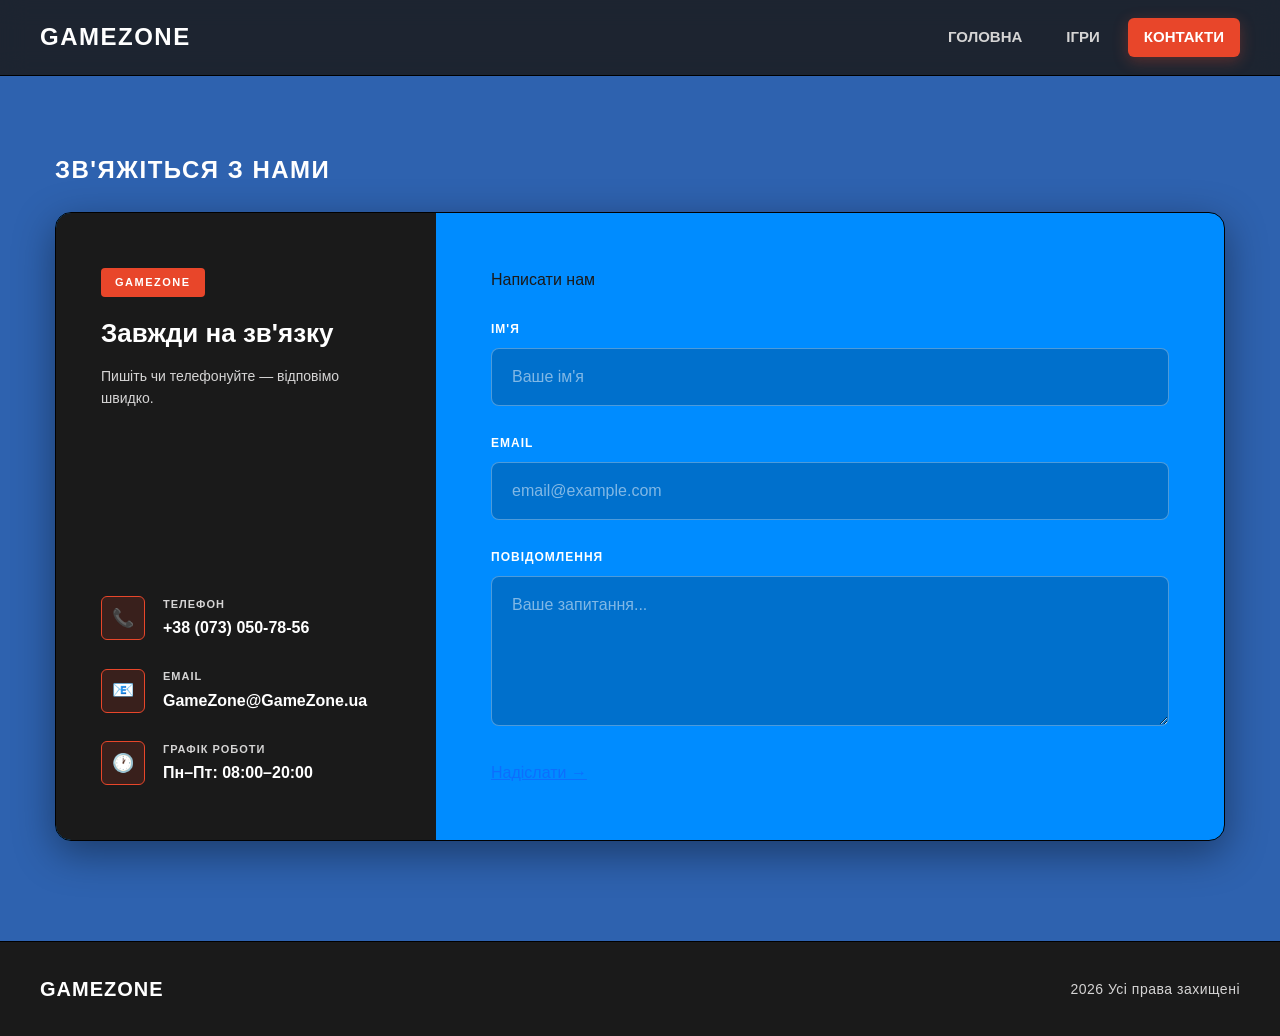
<file: contac.html>
<!DOCTYPE html>
<html lang="en">
<head>
    <meta charset="UTF-8">
    <meta name="viewport" content="width=device-width, initial-scale=1.0">
    <title>Document</title>
    <link href="https://cdn.jsdelivr.net/npm/bootstrap@5.3.2/dist/css/bootstrap.min.css" rel="stylesheet" />

  <!-- Animate.css -->
  <link rel="stylesheet" href="https://cdnjs.cloudflare.com/ajax/libs/animate.css/4.1.1/animate.min.css" />

  <!-- Наш стиль -->
  <link rel="stylesheet" href="style.css" />
</head>
<body>
  <nav class="navbar">
    <a href="index.html" class="logo">GameZone</a>

    <div class="nav-links">
     <a href="index.html">Головна</a>
     <a href="kard.html">Ігри</a>
     <a href="contac.html" class="active">Контакти</a>
    </div>
  </nav>
  <main>
    <div class="contact-page">

      <h2 class="section-title" style="margin-bottom: 28px;">Зв'яжіться з нами</h2>

      <div class="contact-split animate__animated animate__fadeIn">

        <div class="contact-side">
          <div>
            <div class="contact-side-badge">GameZone</div>
            <h3>Завжди на зв'язку</h3>
            <p class="contact-side-text">Пишіть чи телефонуйте — відповімо швидко.</p>
          </div>

          <ul class="contact-list">
            <li>
              <span class="contact-list-icon">📞</span>
              <div>
                <div class="contact-list-label">Телефон</div>
                <div class="contact-list-value">+38 (073) 050-78-56</div>
              </div>
            </li>
            <li>
              <span class="contact-list-icon">📧</span>
              <div>
                <div class="contact-list-label">Email</div>
                <div class="contact-list-value">GameZone@GameZone.ua</div>
              </div>
            </li>
            <li>
              <span class="contact-list-icon">🕐</span>
              <div>
                <div class="contact-list-label">Графік роботи</div>
                <div class="contact-list-value">Пн–Пт: 08:00–20:00</div>
              </div>
            </li>
          </ul>
        </div>

        <div class="contact-form-side">
          <div class="form-title">Написати нам</div>
          <div class="form-group">
            <label for="name">Ім'я</label>
            <input type="text" id="name" placeholder="Ваше ім'я" />
          </div>
          <div class="form-group">
            <label for="email">Email</label>
            <input type="email" id="email" placeholder="email@example.com" />
          </div>
          <div class="form-group">
            <label for="message">Повідомлення</label>
            <textarea id="message" placeholder="Ваше запитання..."></textarea>
          </div>
          <a href="index.html" class="submit-btn">Надіслати →</a>
        </div>

      </div>
    </div>
  </main>

<footer>
    <a href="index.html" class="footer-logo">GameZone</a>
    <p>2026 Усі права захищені</p>
</footer>
</body>
</html>
</file>
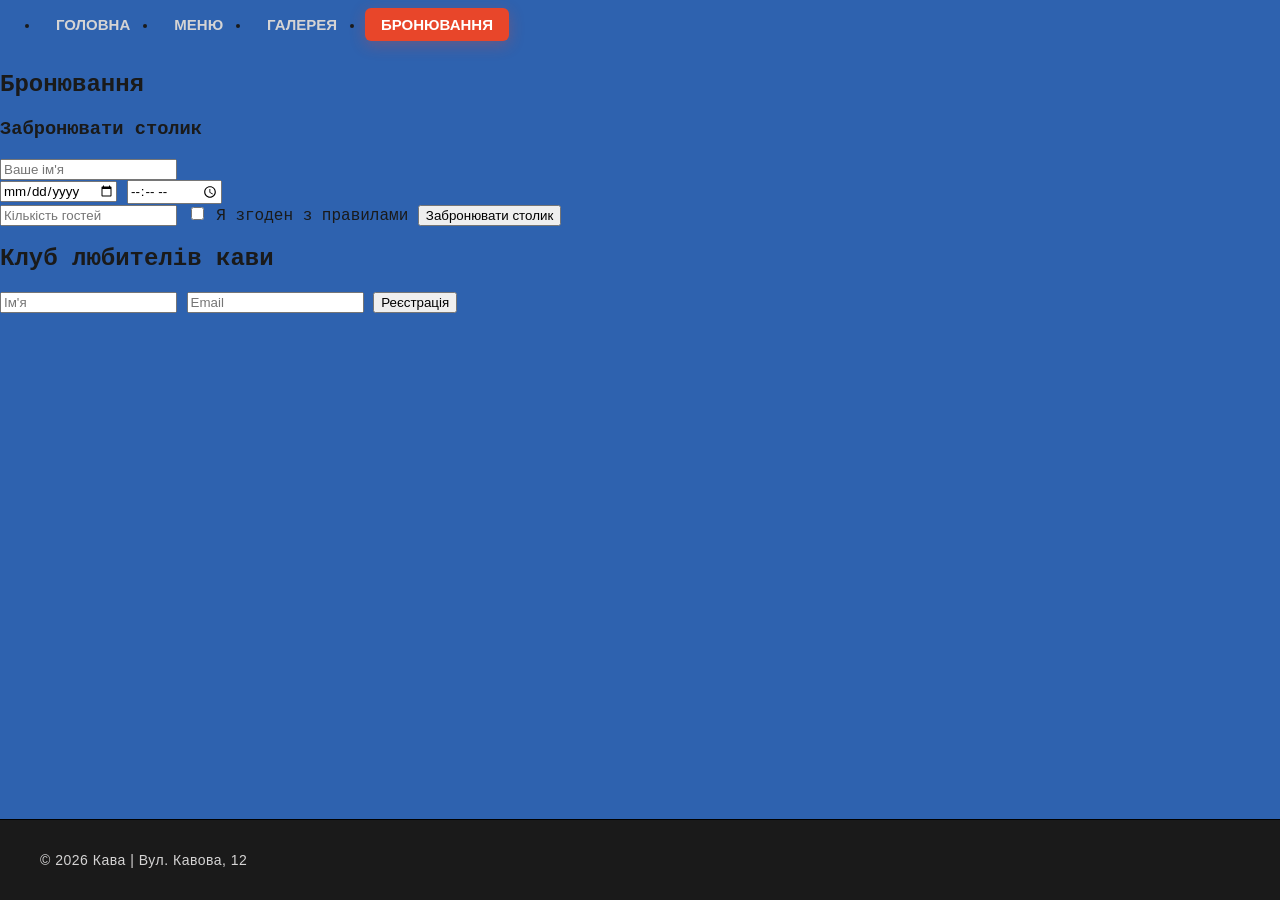
<file: form.html>
<!DOCTYPE html>
<html lang="uk">
<head>
    <meta charset="UTF-8">
    <meta name="viewport" content="width=device-width, initial-scale=1.0">
    <title> Бронювання</title>
    <link rel="preconnect" href="https://fonts.googleapis.com">
    <link href="https://fonts.googleapis.com/css2?family=Playfair+Display:wght@400;700&family=Raleway:wght@300;400;600&display=swap" rel="stylesheet">
    <link rel="stylesheet" href="style.css">
</head>
<body>

    <nav>
        <ul class="nav-links">
            <li><a href="index.html">Головна</a></li>
            <li><a href="menu.html">Меню</a></li>
            <li><a href="gallery.html">Галерея</a></li>
            <li><a href="form.html" class="active">Бронювання</a></li>
        </ul>
    </nav>

    <section class="booking-page">
    <h2>Бронювання</h2>
    <div class="form-card highlight">
        <h3>Забронювати столик</h3>

        <form>
            <input type="text" placeholder="Ваше ім'я" required>

            <div class="row">
                <input type="date" required>
                <input type="time" required>
            </div>

            <input type="number" placeholder="Кількість гостей" min="1" required>

            <label>
                <input type="checkbox" required>
                Я згоден з правилами
            </label>

            <button type="submit" class="btn dark">
                Забронювати столик
            </button>
        </form>
    </div>
</section>

<section class="club-page">
    <h2>Клуб любителів кави</h2>

    <div class="form-card">
        <form>
            <input type="text" placeholder="Ім'я" required>
            <input type="email" placeholder="Email" required>

            <button type="submit" class="btn">
                Реєстрація
            </button>
        </form>
    </div>
</section>

    <footer>
        <p>&copy; 2026 Кава | Вул. Кавова, 12</p>
    </footer>
</body>
</html>
</file>
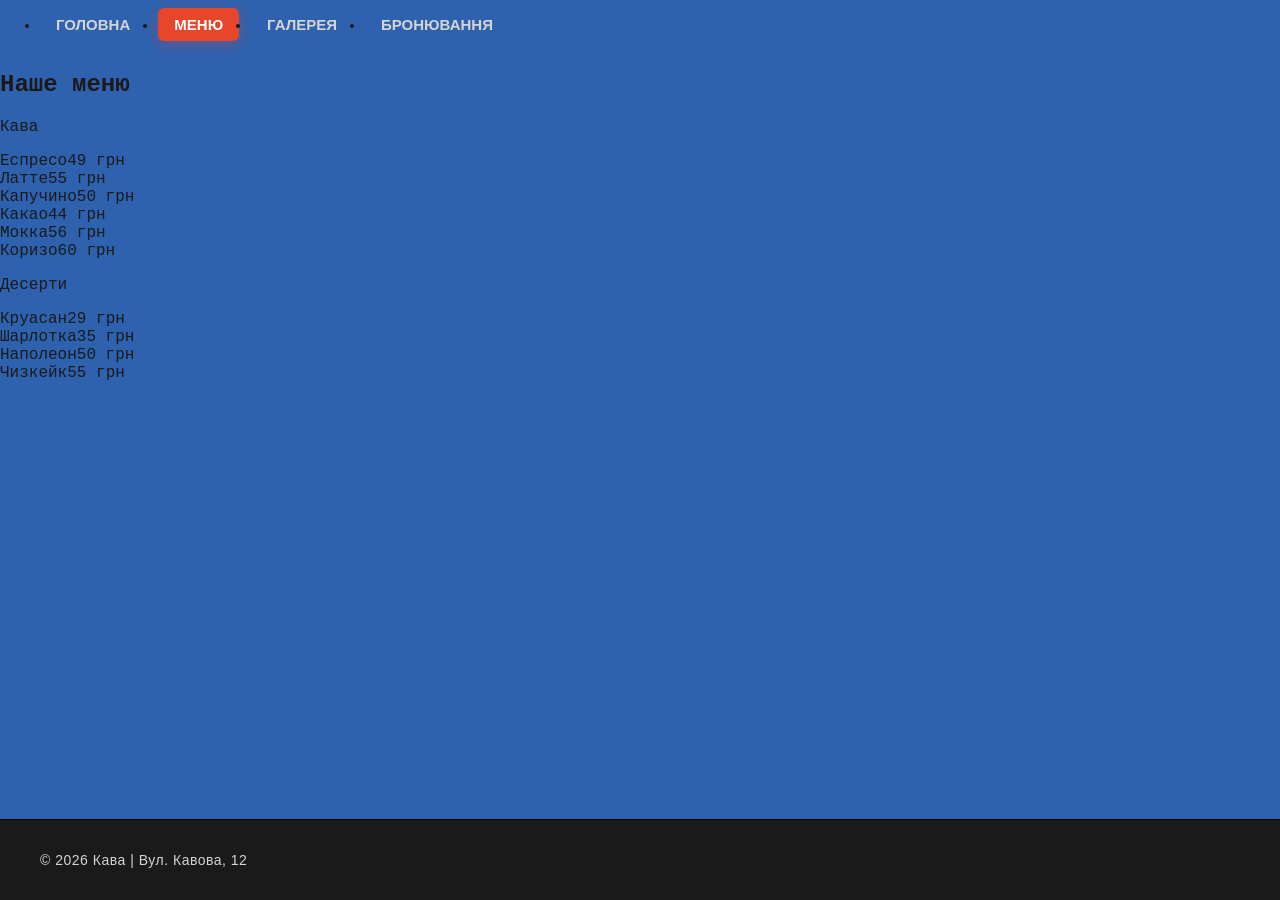
<file: menu.html>
<!DOCTYPE html>
<html lang="uk">
<head>
    <meta charset="UTF-8">
    <meta name="viewport" content="width=device-width, initial-scale=1.0">
    <title>Coffee Go — Меню</title>
    <link rel="preconnect" href="https://fonts.googleapis.com">
    <link href="https://fonts.googleapis.com/css2?family=Playfair+Display:wght@400;700&family=Raleway:wght@300;400;600&display=swap" rel="stylesheet">
    <link rel="stylesheet" href="style.css">
</head>
<body>

    <nav>
        <ul class="nav-links">
            <li><a href="index.html">Головна</a></li>
            <li><a href="menu.html" class="active">Меню</a></li>
            <li><a href="gallery.html">Галерея</a></li>
            <li><a href="form.html">Бронювання</a></li>
        </ul>
    </nav>

    <section id="menu">
        <h2 class="section-title">Наше меню</h2>

        <p class="category-title">Кава</p>
        <div class="menu-grid">
            <div class="menu-item"><span>Еспресо</span><span class="menu-price">49 грн</span></div>
            <div class="menu-item"><span>Латте</span><span class="menu-price">55 грн</span></div>
            <div class="menu-item"><span>Капучино</span><span class="menu-price">50 грн</span></div>
            <div class="menu-item"><span>Какао</span><span class="menu-price">44 грн</span></div>
            <div class="menu-item"><span>Мокка</span><span class="menu-price">56 грн</span></div>
            <div class="menu-item"><span>Коризо</span><span class="menu-price">60 грн</span></div>
        </div>

        <p class="category-title">Десерти</p>
        <div class="menu-grid">
            <div class="menu-item"><span>Круасан</span><span class="menu-price">29 грн</span></div>
            <div class="menu-item"><span>Шарлотка</span><span class="menu-price">35 грн</span></div>
            <div class="menu-item"><span>Наполеон</span><span class="menu-price">50 грн</span></div>
            <div class="menu-item"><span>Чизкейк</span><span class="menu-price">55 грн</span></div>
        </div>
    </section>

    <footer>
        <p>&copy; 2026 Кава | Вул. Кавова, 12</p>
    </footer>

</body>
</html>
</file>
<file: style.css>
:root {
  --accent: #E8462A;
  --dark: #1A1A1A;
  --light: #2e62af;
  --card-bg: #008cff;
  --text-muted: #d5d4d4;
  --border: #000000;
}

*, ::before, ::after {
    box-sizing: border-box;
}

body {
    font-family: 'Courier New', Courier, monospace;
    background: var(--light);
    color: var(--dark);
    display: flex;
    flex-direction: column;
    min-height: 100vh;
    margin: 0;
}

.logo, .nav-links a, footer, .card-category, .card-name, .add-btn, 
.breadcrumb, .product-page, .tag, .buy-btn, .contact-page, input, textarea, button {
    font-family: 'Segoe UI', sans-serif;
}

main { flex: 1; }

.navbar {
    background: rgba(26, 26, 26, 0.85); 
    backdrop-filter: blur(12px);
    -webkit-backdrop-filter: blur(12px);
    padding: 18px 40px;
    display: flex;
    align-items: center;
    justify-content: space-between;
    position: sticky;
    top: 0;
    z-index: 1000;
    border-bottom: 1px solid var(--border); 
}

.logo {
    font-size: 24px;
    font-weight: 900;
    color: #fff;
    text-decoration: none;
    text-transform: uppercase;
    letter-spacing: 1.5px;
}

.logo span, .footer-logo span, .card-category, .section-link, .breadcrumb a, .product-category, .contact-side-badge, .contact-list-icon {
    color: var(--accent);
}

.nav-links { display: flex; gap: 12px; }

.nav-links a {
    color: var(--text-muted);
    font-size: 15px;
    font-weight: 600;
    padding: 8px 16px;
    border-radius: 6px;
    text-decoration: none;
    text-transform: uppercase;
    transition: 0.3s;
}

.nav-links a:hover {
    color: #fff;
    background: rgba(232, 70, 42, 0.15); 
}

.nav-links a.active {
    color: #fff;
    background: var(--accent); 
    box-shadow: 0 4px 15px rgba(232, 70, 42, 0.3);
}

footer {
    background: var(--dark);
    border-top: 1px solid var(--border); 
    padding: 32px 40px;
    display: flex;
    align-items: center;
    justify-content: space-between;
    flex-wrap: wrap;
    gap: 16px;
    margin-top: auto;
}

.footer-logo {
    font-size: 20px;
    font-weight: 900;
    color: #fff;
    text-decoration: none;
    text-transform: uppercase;
    letter-spacing: 1px;
    transition: 0.3s;
}

.footer-logo:hover { opacity: 0.9; }

footer p {
    color: var(--text-muted);
    font-size: 14px;
    letter-spacing: 0.5px;
    margin: 0;
}

.hero {
    position: relative;
    text-align: center;
    min-height: 75vh; 
    padding: 160px 20px; 
    display: flex;
    align-items: center;
    justify-content: center;
    background: var(--dark) no-repeat center / cover;
    overflow: hidden;
}

.hero-overlay {
    position: absolute;
    inset: 0;
    background: linear-gradient(180deg, rgba(26, 26, 26, 0.6) 0%, var(--dark) 100%);
    z-index: 1;
}

.hero-content { position: relative; z-index: 2; max-width: 900px; }

.hero h1 {
    font-size: 54px; 
    font-weight: 800; 
    color: #fff; 
    line-height: 1.25;
    margin-bottom: 28px; 
    text-transform: uppercase; 
    text-shadow: 0 4px 12px rgba(0, 0, 0, 0.6); 
}

.hero p {
    color: var(--text-muted);
    font-size: 20px; 
    line-height: 1.6;
    max-width: 600px;
    margin: 0 auto 48px; 
}

.btn-main {
    background: var(--accent);
    color: #fff;
    padding: 16px 40px; 
    font-size: 18px;
    font-weight: 700;
    text-decoration: none;
    text-transform: uppercase;
    border-radius: 6px;
    box-shadow: 0 4px 20px rgba(232, 70, 42, 0.3);
    transition: 0.3s;
    display: inline-block;
}

.btn-main:hover {
    transform: translateY(-3px);
    box-shadow: 0 6px 24px rgba(232, 70, 42, 0.5);
    opacity: 0.9;
}

.btn-primary {
    background: var(--accent);
    color: #fff;
    border: none;
    font-size: 14px;
    font-weight: 600;
    cursor: pointer;
    padding: 13px 28px;
    border-radius: 8px;
    text-decoration: none;
    display: inline-block;
    transition: background 0.2s;
}

.btn-primary:hover { background: var(--dark); }

.section { padding: 40px 40px 60px; }

.section-header {
    display: flex;
    align-items: baseline;
    justify-content: space-between;
    margin-bottom: 28px;
}

.section-title { font-size: 24px; font-weight: 700; }
.section-link { font-size: 14px; text-decoration: none; }
.section-link:hover { text-decoration: underline; }

.cards-grid {
    display: grid;
    grid-template-columns: repeat(4, 1fr);
    gap: 40px;
}

.card {
    background: var(--dark);
    border: 1px solid var(--border);
    border-radius: 12px;
    overflow: hidden;
    display: flex;
    flex-direction: column;
    height: 100%;
    transition: 0.2s;
}

.card:hover {
    transform: translateY(-5px);
    border-color: var(--accent);
    box-shadow: 0 12px 30px rgba(0, 0, 0, 0.5);
}

.card-img {
    width: 100%;
    aspect-ratio: 16 / 10; 
    position: relative;
    overflow: hidden;
    background: #121212;
}

.card-img img, .product-img-box img {
    width: 100%;
    height: 100%;
    object-fit: cover; 
    display: block;
}

.card-body {
    padding: 20px;
    display: flex;
    flex-direction: column;
    flex-grow: 1;
    gap: 8px;
}

.card-category {
    font-size: 11px;
    font-weight: 700;
    letter-spacing: 1.2px;
    text-transform: uppercase;
    margin: 0;
}

.card-name {
    font-size: 18px;
    font-weight: 700;
    color: #fff;
    line-height: 1.3;
    margin: 0 0 10px 0;
}

.card-footer { margin-top: auto; padding-top: 12px; }

.add-btn {
    width: 100%;
    text-align: center;
    background: rgba(255, 255, 255, 0.08);
    color: #fff;
    border: 1px solid rgba(255, 255, 255, 0.2);
    font-size: 13px;
    font-weight: 700;
    padding: 12px 16px;
    border-radius: 6px;
    cursor: pointer;
    text-decoration: none;
    display: inline-block;
    text-transform: uppercase;
    letter-spacing: 0.5px;
    transition: 0.2s;
}

.add-btn:hover {
    background: var(--accent);
    border-color: var(--accent);
    box-shadow: 0 4px 15px rgba(232, 70, 42, 0.3);
}

.product-page {
    padding: 60px 60px 100px;
    max-width: 95%;
    margin: 0 auto;
}

.breadcrumb {
    font-size: 15px;
    color: var(--text-muted);
    margin-bottom: 45px;
    display: flex;
    gap: 8px;
    align-items: center;
}

.breadcrumb a { text-decoration: none; font-weight: 600; }
.breadcrumb a:hover { text-decoration: underline; }

.product-layout {
    display: grid;
    grid-template-columns: 1fr 1fr; 
    gap: 80px;
    align-items: start;
}

.product-img-box {
    background: var(--dark);
    border: 1px solid var(--border);
    border-radius: 20px;
    width: 100%;
    aspect-ratio: 16 / 10; 
    overflow: hidden;
    box-shadow: 0 20px 50px rgba(0, 0, 0, 0.4);
}

.product-info { display: flex; flex-direction: column; padding-top: 10px; }

.product-category {
    font-size: 14px;
    font-weight: 700;
    letter-spacing: 2px;
    text-transform: uppercase;
    margin-bottom: 16px;
}

.product-name {
    font-size: 54px;
    font-weight: 800;
    color: #fff;
    line-height: 1.2;
    margin: 0 0 20px 0;
}

.product-price, .product-desc { color: #fff; font-family: 'Segoe UI', sans-serif; }
.product-price { font-size: 42px; font-weight: 800; margin-bottom: 30px; }
.product-desc { font-size: 18px; line-height: 1.8; margin: 0 0 40px 0; }

.product-tags { display: flex; gap: 12px; flex-wrap: wrap; margin-bottom: 45px; }

.tag {
    background: rgba(255, 255, 255, 0.15);
    border: 1px solid rgba(255, 255, 255, 0.25);
    font-size: 14px;
    font-weight: 600;
    padding: 8px 20px;
    border-radius: 8px;
    color: #fff;
}

.buy-btn {
    display: inline-block;
    width: 100%;
    max-width: 320px;
    background: var(--accent);
    color: #fff;
    border: none;
    font-size: 18px;
    font-weight: 800;
    padding: 18px 40px;
    border-radius: 10px;
    cursor: pointer;
    text-decoration: none;
    text-align: center;
    text-transform: uppercase;
    letter-spacing: 1.5px;
    box-shadow: 0 6px 25px rgba(0, 0, 0, 0.3);
    transition: 0.2s;
}

.buy-btn:hover {
    transform: translateY(-3px);
    box-shadow: 0 8px 30px rgba(0, 0, 0, 0.5);
}

.contact-page { padding: 80px 40px 100px; max-width: 1250px; margin: 0 auto; }

.contact-page > h2, .contact-page > h1 {
    color: #fff;
    text-transform: uppercase;
    font-weight: 800;
    margin-bottom: 40px;
    letter-spacing: 1.5px;
}

.contact-split {
    display: grid;
    grid-template-columns: 380px 1fr; 
    background: var(--card-bg);
    border: 1px solid var(--border);
    border-radius: 16px;
    overflow: hidden;
    box-shadow: 0 12px 40px rgba(0, 0, 0, 0.4);
}

.contact-side {
    background: var(--dark);
    color: #fff;
    padding: 55px 45px; 
    display: flex;
    flex-direction: column;
    justify-content: space-between;
    gap: 50px;
}

.contact-side-badge {
    display: inline-block;
    background: var(--accent);
    color: #fff;
    font-size: 11px;
    font-weight: 700;
    letter-spacing: 1.5px;
    text-transform: uppercase;
    padding: 6px 14px;
    border-radius: 4px;
    margin-bottom: 20px;
}

.contact-side h3 {
    font-size: 26px;
    font-weight: 800;
    margin: 0 0 14px;
    line-height: 1.3;
}

.contact-side-text {
    font-size: 14px;
    color: var(--text-muted);
    line-height: 1.6;
    margin: 0;
}

.contact-list {
    list-style: none;
    margin: 0;
    padding: 0;
    display: flex;
    flex-direction: column;
    gap: 28px;
}

.contact-list li { display: flex; gap: 18px; align-items: center; }

.contact-list-icon {
    width: 44px;
    height: 44px;
    flex-shrink: 0;
    border-radius: 6px;
    background: rgba(232, 70, 42, 0.15); 
    border: 1px solid var(--accent); 
    display: flex;
    align-items: center;
    justify-content: center;
    font-size: 18px;
}

.contact-list-label {
    font-size: 11px;
    letter-spacing: 1px;
    text-transform: uppercase;
    color: var(--text-muted);
    margin-bottom: 4px;
    font-weight: 600;
}

.contact-list-value { font-size: 16px; font-weight: 600; color: #fff; }

.contact-form-side { padding: 55px; display: flex; flex-direction: column; gap: 28px; }

.contact-form-side h3 {
    color: #fff;
    font-size: 24px;
    font-weight: 800;
    margin: 0 0 8px;
    text-transform: uppercase;
    letter-spacing: 0.5px;
}

.contact-form-side label {
    color: #fff;
    font-size: 12px;
    text-transform: uppercase;
    letter-spacing: 1px;
    font-weight: 700;
    display: block;
    margin-bottom: 10px;
}

.contact-form-side input, .contact-form-side textarea {
    width: 100%;
    padding: 16px 20px;
    background: rgba(0, 0, 0, 0.2); 
    border: 1px solid rgba(255, 255, 255, 0.3); 
    border-radius: 8px;
    color: #fff;
    font-size: 16px;
    transition: 0.3s;
}

.contact-form-side textarea { min-height: 150px; resize: vertical; }
.contact-form-side input::placeholder, .contact-form-side textarea::placeholder { color: rgba(255, 255, 255, 0.5); }

.contact-form-side input:focus, .contact-form-side textarea:focus {
    outline: none;
    border-color: #fff;
    background: rgba(0, 0, 0, 0.3);
    box-shadow: 0 0 12px rgba(255, 255, 255, 0.1);
}

.contact-form-side button {
    background: var(--dark);
    color: #fff;
    border: 1px solid var(--border);
    padding: 18px 44px;
    font-size: 16px;
    font-weight: 700;
    text-transform: uppercase;
    letter-spacing: 1px;
    border-radius: 8px;
    cursor: pointer;
    transition: 0.3s;
    align-self: flex-start;
    margin-top: 15px;
    box-shadow: 0 4px 15px rgba(0, 0, 0, 0.2);
}

.contact-form-side button:hover { background: #fff; color: var(--dark); transform: translateY(-2px); }

@media (max-width: 1024px) {
    .cards-grid { grid-template-columns: repeat(2, 1fr); gap: 20px; }
}

@media (max-width: 768px) {
    .navbar { padding: 12px 16px; flex-direction: column; gap: 12px; }
    .hero { padding: 80px 16px; }
    .hero h1 { font-size: 36px; }
    .hero p { font-size: 16px; }
    .cards-grid { grid-template-columns: 1fr; gap: 20px; }
    .product-page, .section, .contact-page { padding: 24px 16px 40px; }
    .product-page { max-width: 100%; }
    footer { padding: 20px 16px; flex-direction: column; text-align: center; }
    .product-layout, .contact-split { grid-template-columns: 1fr; }
    .product-layout { gap: 30px; }
    .product-img-box { width: 100%; max-width: 100%; aspect-ratio: 16 / 10; height: auto; border-radius: 12px; }
    .product-info { text-align: center; align-items: center; }
    .product-name { font-size: 28px; margin-bottom: 12px; }
    .product-price { font-size: 26px; margin-bottom: 20px; }
    .product-desc { font-size: 15px; line-height: 1.6; margin-bottom: 25px; }
    .product-tags { justify-content: center; gap: 8px; margin-bottom: 30px; }
    .buy-btn { max-width: 100%; width: 100%; padding: 16px 0; font-size: 16px; display: block; }
    .contact-side, .contact-form-side { padding: 30px 20px; }
}
</file>
